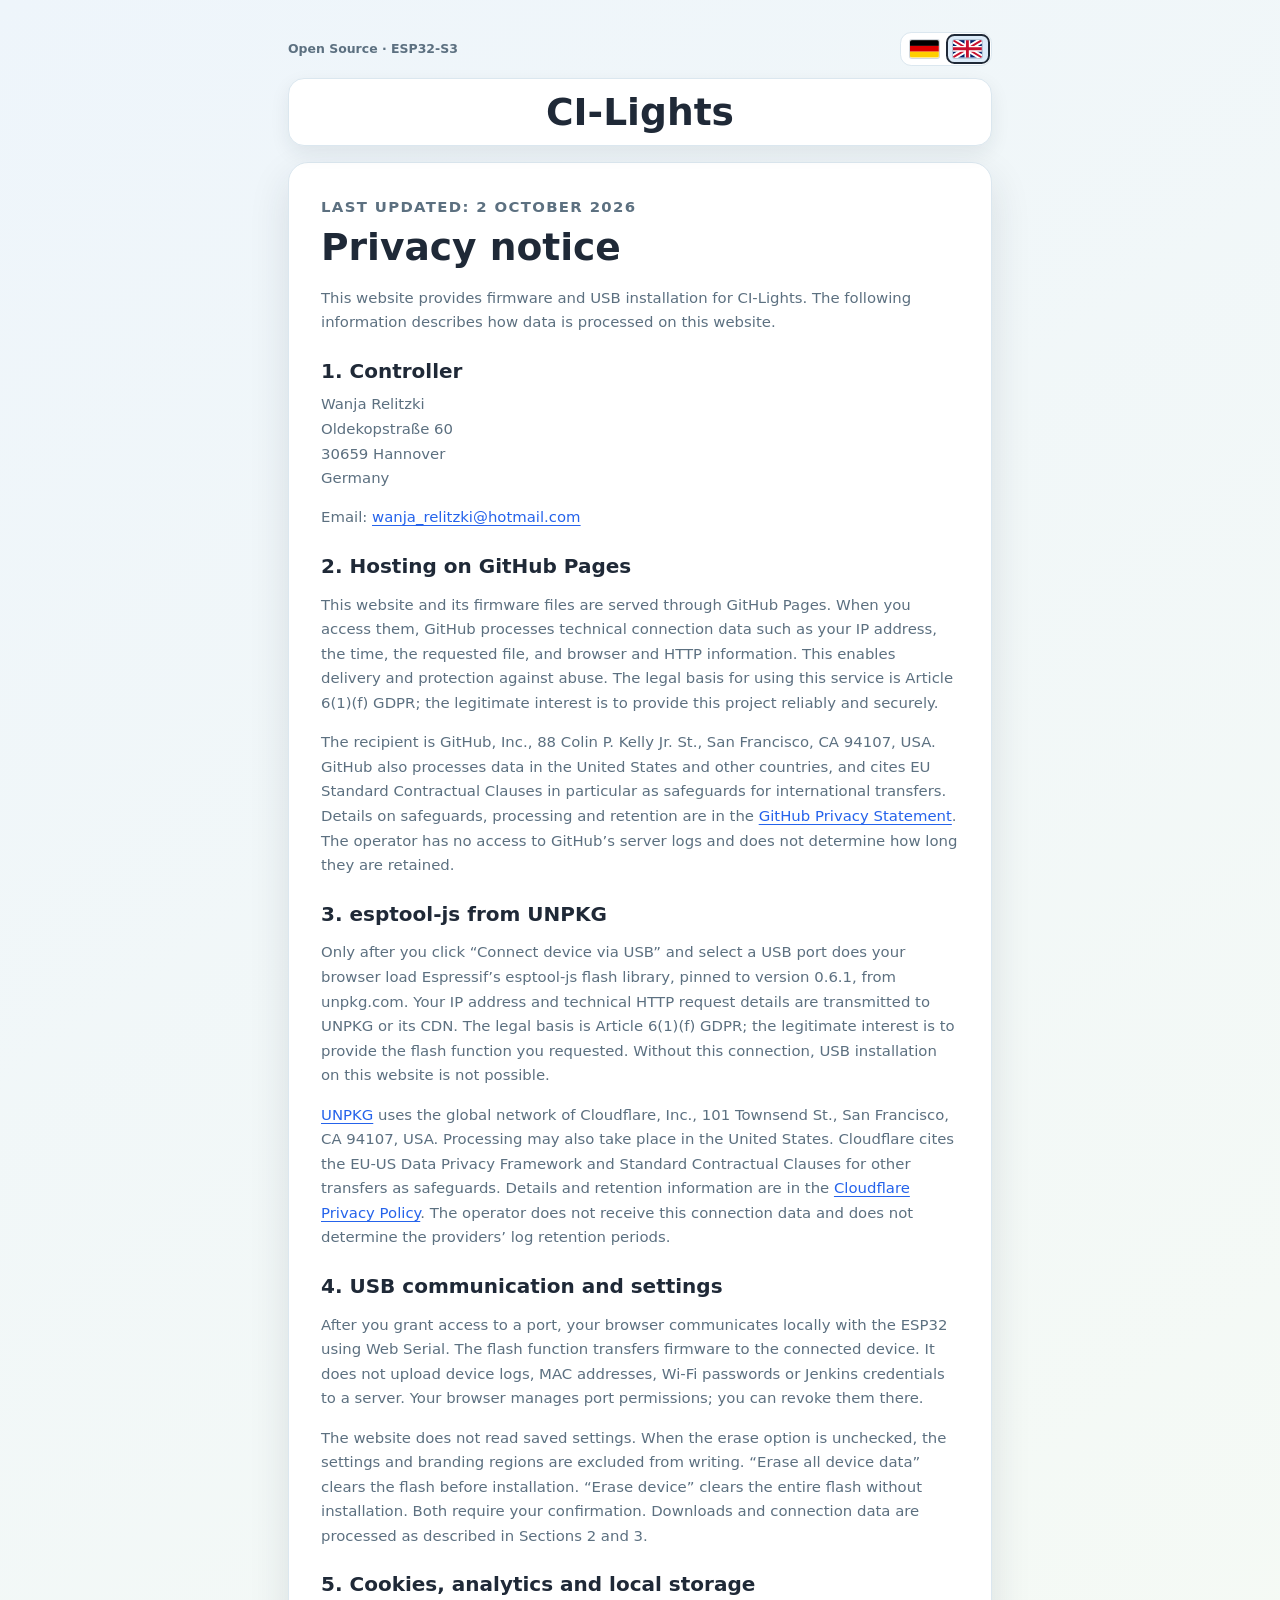
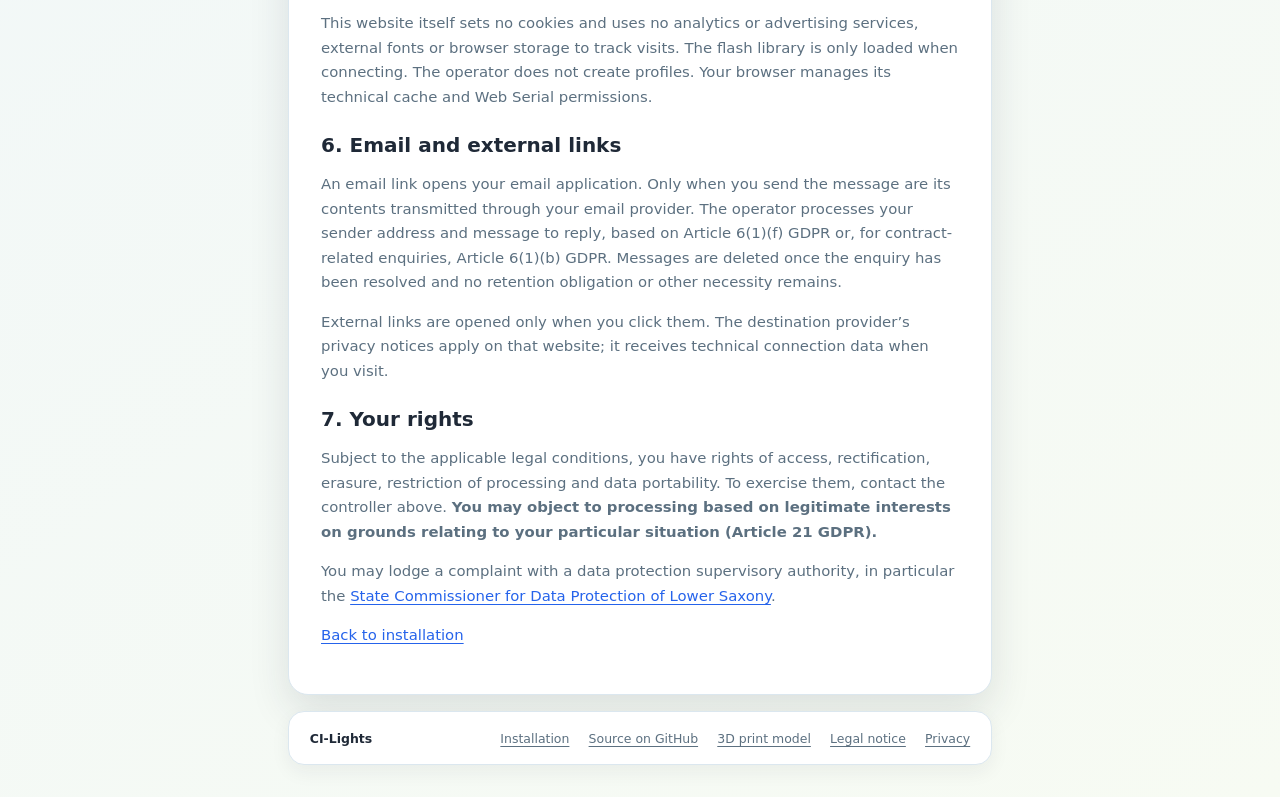
<file: web-flasher/datenschutz.html>
<!doctype html>
<html lang="en">
<head>
  <meta charset="utf-8">
  <meta name="viewport" content="width=device-width,initial-scale=1">
  <meta name="referrer" content="no-referrer">
  <title data-i18n="privacyPageTitle">Privacy notice · CI-Lights</title>
  <link rel="stylesheet" href="styles.css">
  <script type="module" src="language-init.js"></script>
</head>
<body>
  <main>
    <header class="brand"><a href="index.html">CI-Lights</a><div class="header-tools"><span class="project-tag">Open Source · ESP32-S3</span><div class="language-switch" role="group" aria-label="Language" data-i18n-aria-label="languageLabel"><button type="button" data-language="de" aria-label="German" title="German" data-i18n-aria-label="germanLanguage" data-i18n-title="germanLanguage" aria-pressed="false" disabled><svg class="flag" viewBox="0 0 60 36" aria-hidden="true"><rect width="60" height="12" fill="#000"/><rect y="12" width="60" height="12" fill="#dd0000"/><rect y="24" width="60" height="12" fill="#ffce00"/></svg></button><button type="button" data-language="en" aria-label="English" title="English" data-i18n-aria-label="englishLanguage" data-i18n-title="englishLanguage" aria-pressed="true" disabled><svg class="flag" viewBox="0 0 60 36" aria-hidden="true"><rect width="60" height="36" fill="#012169"/><path d="M0 0L60 36M60 0L0 36" stroke="#fff" stroke-width="12"/><path d="M0 0L60 36M60 0L0 36" stroke="#c8102e" stroke-width="4"/><path d="M30 0V36M0 18H60" stroke="#fff" stroke-width="12"/><path d="M30 0V36M0 18H60" stroke="#c8102e" stroke-width="6"/></svg></button></div></div></header>
    <article class="legal">
      <p class="eyebrow" data-i18n="privacy0">Last updated: 2 October 2026</p>
      <h1 data-i18n="privacy1">Privacy notice</h1>
      <p data-i18n="privacy2">This website provides firmware and USB installation for CI-Lights. The following information describes how data is processed on this website.</p>
      <h2 data-i18n="privacy3">1. Controller</h2>
      <address data-i18n-html="privacy4">Wanja Relitzki<br>Oldekopstraße 60<br>30659 Hannover<br>Germany</address>
      <p data-i18n-html="privacy5">Email: <a href="mailto:wanja_relitzki@hotmail.com">wanja_relitzki@hotmail.com</a></p>
      <h2 data-i18n="privacy6">2. Hosting on GitHub Pages</h2>
      <p data-i18n="privacy7">This website and its firmware files are served through GitHub Pages. When you access them, GitHub processes technical connection data such as your IP address, the time, the requested file, and browser and HTTP information. This enables delivery and protection against abuse. The legal basis for using this service is Article 6(1)(f) GDPR; the legitimate interest is to provide this project reliably and securely.</p>
      <p data-i18n-html="privacy8">The recipient is GitHub, Inc., 88 Colin P. Kelly Jr. St., San Francisco, CA 94107, USA. GitHub also processes data in the United States and other countries, and cites EU Standard Contractual Clauses in particular as safeguards for international transfers. Details on safeguards, processing and retention are in the <a href="https://docs.github.com/en/site-policy/privacy-policies/github-general-privacy-statement">GitHub Privacy Statement</a>. The operator has no access to GitHub’s server logs and does not determine how long they are retained.</p>
      <h2 data-i18n="privacy9">3. esptool-js from UNPKG</h2>
      <p data-i18n="privacy10">Only after you click “Connect device via USB” and select a USB port does your browser load Espressif’s esptool-js flash library, pinned to version 0.6.1, from unpkg.com. Your IP address and technical HTTP request details are transmitted to UNPKG or its CDN. The legal basis is Article 6(1)(f) GDPR; the legitimate interest is to provide the flash function you requested. Without this connection, USB installation on this website is not possible.</p>
      <p data-i18n-html="privacy11"><a href="https://unpkg.com/">UNPKG</a> uses the global network of Cloudflare, Inc., 101 Townsend St., San Francisco, CA 94107, USA. Processing may also take place in the United States. Cloudflare cites the EU-US Data Privacy Framework and Standard Contractual Clauses for other transfers as safeguards. Details and retention information are in the <a href="https://www.cloudflare.com/privacypolicy/">Cloudflare Privacy Policy</a>. The operator does not receive this connection data and does not determine the providers’ log retention periods.</p>
      <h2 data-i18n="privacy12">4. USB communication and settings</h2>
      <p data-i18n="privacy13">After you grant access to a port, your browser communicates locally with the ESP32 using Web Serial. The flash function transfers firmware to the connected device. It does not upload device logs, MAC addresses, Wi-Fi passwords or Jenkins credentials to a server. Your browser manages port permissions; you can revoke them there.</p>
      <p data-i18n="privacy14">The website does not read saved settings. When the erase option is unchecked, the settings and branding regions are excluded from writing. “Erase all device data” clears the flash before installation. “Erase device” clears the entire flash without installation. Both require your confirmation. Downloads and connection data are processed as described in Sections 2 and 3.</p>
      <h2 data-i18n="privacy15">5. Cookies, analytics and local storage</h2>
      <p data-i18n="privacy16">This website itself sets no cookies and uses no analytics or advertising services, external fonts or browser storage to track visits. The flash library is only loaded when connecting. The operator does not create profiles. Your browser manages its technical cache and Web Serial permissions.</p>
      <h2 data-i18n="privacy17">6. Email and external links</h2>
      <p data-i18n="privacy18">An email link opens your email application. Only when you send the message are its contents transmitted through your email provider. The operator processes your sender address and message to reply, based on Article 6(1)(f) GDPR or, for contract-related enquiries, Article 6(1)(b) GDPR. Messages are deleted once the enquiry has been resolved and no retention obligation or other necessity remains.</p>
      <p data-i18n="privacy19">External links are opened only when you click them. The destination provider’s privacy notices apply on that website; it receives technical connection data when you visit.</p>
      <h2 data-i18n="privacy20">7. Your rights</h2>
      <p data-i18n-html="privacy21">Subject to the applicable legal conditions, you have rights of access, rectification, erasure, restriction of processing and data portability. To exercise them, contact the controller above. <strong>You may object to processing based on legitimate interests on grounds relating to your particular situation (Article 21 GDPR).</strong></p>
      <p data-i18n-html="privacy22">You may lodge a complaint with a data protection supervisory authority, in particular the <a href="https://www.lfd.niedersachsen.de/">State Commissioner for Data Protection of Lower Saxony</a>.</p>
      <p data-i18n-html="privacy23"><a href="index.html">Back to installation</a></p>
    </article>
    <footer><span>CI-Lights</span><a href="index.html" data-i18n="installLink">Installation</a><a href="https://github.com/WR-Design-Dev/CI-Lights" data-i18n="sourceLink">Source on GitHub</a><a href="https://makerworld.com/de/models/3352315-ci-lights" target="_blank" rel="noopener noreferrer" data-i18n="modelFooter">3D print model</a><a href="impressum.html" data-i18n="legalLink">Legal notice</a><a href="datenschutz.html" aria-current="page" data-i18n="privacyLink">Privacy</a></footer>
  </main>
</body>
</html>
</file>
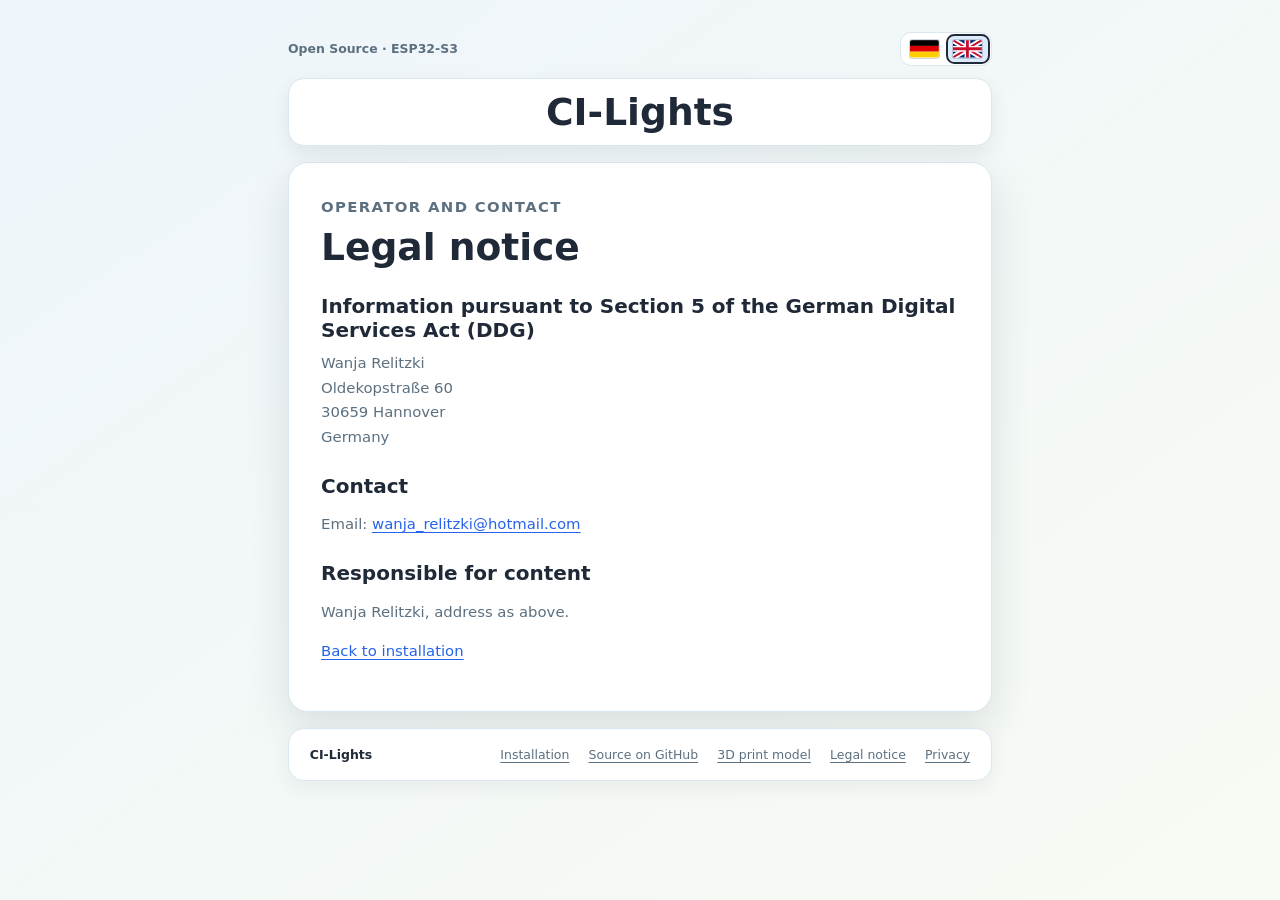
<file: web-flasher/impressum.html>
<!doctype html>
<html lang="en">
<head>
  <meta charset="utf-8">
  <meta name="viewport" content="width=device-width,initial-scale=1">
  <meta name="referrer" content="no-referrer">
  <title data-i18n="legalPageTitle">Legal notice · CI-Lights</title>
  <link rel="stylesheet" href="styles.css">
  <script type="module" src="language-init.js"></script>
</head>
<body>
  <main>
    <header class="brand"><a href="index.html">CI-Lights</a><div class="header-tools"><span class="project-tag">Open Source · ESP32-S3</span><div class="language-switch" role="group" aria-label="Language" data-i18n-aria-label="languageLabel"><button type="button" data-language="de" aria-label="German" title="German" data-i18n-aria-label="germanLanguage" data-i18n-title="germanLanguage" aria-pressed="false" disabled><svg class="flag" viewBox="0 0 60 36" aria-hidden="true"><rect width="60" height="12" fill="#000"/><rect y="12" width="60" height="12" fill="#dd0000"/><rect y="24" width="60" height="12" fill="#ffce00"/></svg></button><button type="button" data-language="en" aria-label="English" title="English" data-i18n-aria-label="englishLanguage" data-i18n-title="englishLanguage" aria-pressed="true" disabled><svg class="flag" viewBox="0 0 60 36" aria-hidden="true"><rect width="60" height="36" fill="#012169"/><path d="M0 0L60 36M60 0L0 36" stroke="#fff" stroke-width="12"/><path d="M0 0L60 36M60 0L0 36" stroke="#c8102e" stroke-width="4"/><path d="M30 0V36M0 18H60" stroke="#fff" stroke-width="12"/><path d="M30 0V36M0 18H60" stroke="#c8102e" stroke-width="6"/></svg></button></div></div></header>
    <article class="legal">
      <p class="eyebrow" data-i18n="legal0">Operator and contact</p>
      <h1 data-i18n="legal1">Legal notice</h1>
      <h2 data-i18n="legal2">Information pursuant to Section 5 of the German Digital Services Act (DDG)</h2>
      <address data-i18n-html="legal3">Wanja Relitzki<br>Oldekopstraße 60<br>30659 Hannover<br>Germany</address>
      <h2 data-i18n="legal4">Contact</h2>
      <p data-i18n-html="legal5">Email: <a href="mailto:wanja_relitzki@hotmail.com">wanja_relitzki@hotmail.com</a></p>
      <h2 data-i18n="legal6">Responsible for content</h2>
      <p data-i18n="legal7">Wanja Relitzki, address as above.</p>
      <p data-i18n-html="legal8"><a href="index.html">Back to installation</a></p>
    </article>
    <footer><span>CI-Lights</span><a href="index.html" data-i18n="installLink">Installation</a><a href="https://github.com/WR-Design-Dev/CI-Lights" data-i18n="sourceLink">Source on GitHub</a><a href="https://makerworld.com/de/models/3352315-ci-lights" target="_blank" rel="noopener noreferrer" data-i18n="modelFooter">3D print model</a><a href="impressum.html" aria-current="page" data-i18n="legalLink">Legal notice</a><a href="datenschutz.html" data-i18n="privacyLink">Privacy</a></footer>
  </main>
</body>
</html>
</file>
<file: web-flasher/styles.css>
/* Colours, typography and controls follow the CI-Lights administration UI. */
:root {
  color-scheme: light;
  --navy: #1f2937;
  --blue: #2563eb;
  --green: #16a34a;
  --ink: #102a43;
  --muted: #5c7080;
  --surface: #fff;
  --line: #dbe7ef;
}
* { box-sizing: border-box; }
body {
  margin: 0;
  min-height: 100vh;
  background: linear-gradient(145deg, #eef5fb, #f7fbf3);
  color: var(--ink);
  font-family: system-ui, -apple-system, BlinkMacSystemFont, "Segoe UI", sans-serif;
}
main { position: relative; max-width: 48rem; margin: auto; padding: clamp(1rem, 4vw, 2rem); }
a { color: var(--blue); text-underline-offset: .2rem; }
button, a { -webkit-tap-highlight-color: transparent; }
button {
  min-height: 2.8rem;
  border: 0;
  border-radius: .7rem;
  background: var(--navy);
  color: #fff;
  padding: .75rem 1rem;
  font: inherit;
  font-size: .96rem;
  font-weight: 700;
  box-shadow: 0 .35rem .8rem rgba(31, 41, 55, .18);
  cursor: pointer;
}
button:active { transform: translateY(1px); }
button:disabled { cursor: not-allowed; opacity: .48; }
button:focus-visible, a:focus-visible { outline: 3px solid #b9d7fa; outline-offset: 3px; }
.brand { display: flex; flex-direction: column; margin: 0 0 1rem; gap: .75rem; }
.brand > a {
  display: block;
  padding: .7rem 1rem;
  border: 1px solid var(--line);
  border-radius: 1rem;
  background: #fff;
  color: var(--navy);
  font-size: clamp(1.7rem, 7vw, 2.35rem);
  font-weight: 800;
  text-align: center;
  text-decoration: none;
  box-shadow: 0 .45rem 1.2rem rgba(31, 41, 55, .08);
}
.header-tools { order: -1; display: flex; align-items: center; justify-content: space-between; gap: 1rem; }
.project-tag { color: var(--muted); font-size: .78rem; font-weight: 650; }
/* Same flag sizing, spacing and active outline as the administration switch. */
.language-switch { display: flex; align-items: center; gap: .2rem; width: max-content; margin-left: auto; padding: .2rem; border: 1px solid #dbe7ef; border-radius: .7rem; background: #fff; }
.language-switch button { width: auto; min-height: 0; margin: 0; padding: .25rem .35rem; border-radius: .4rem; background: transparent; box-shadow: none; line-height: 1; }
.language-switch .flag { display: block; width: 1.8rem; height: 1.1rem; border-radius: .12rem; box-shadow: 0 0 0 1px rgba(16, 42, 67, .18); }
.language-switch button[aria-pressed="true"] { background: #dcebf9; outline: 2px solid var(--navy); }
.language-switch button:focus-visible { outline: 3px solid var(--blue); outline-offset: 2px; }
.hero, .install-card, .legal {
  background: var(--surface);
  border: 1px solid var(--line);
  border-radius: 1.25rem;
  padding: clamp(1.25rem, 5vw, 2rem);
  box-shadow: 0 1rem 2.5rem rgba(31, 41, 55, .12);
}
.hero { display: grid; grid-template-columns: minmax(0, 1fr) 5.4rem; gap: 1.15rem; align-items: stretch; }
.intro { min-width: 0; }
.eyebrow { margin: 0; color: var(--blue); font-size: .78rem; font-weight: 800; letter-spacing: .09em; text-transform: uppercase; }
h1 { margin: .3rem 0 1rem; color: var(--navy); font-size: clamp(1.7rem, 7vw, 2.35rem); line-height: 1.2; }
h2 { margin: 0 0 .5rem; color: var(--navy); font-size: 1.25rem; }
h3 { margin: 0 0 .6rem; color: var(--navy); font-size: .95rem; }
p { line-height: 1.55; }
.lead { margin: 0 0 1rem; color: var(--muted); font-size: .93rem; }
.device-tag { display: inline-block; padding: .5rem .7rem; border: 1px solid #d3e2ee; border-radius: .7rem; background: #f4f8fb; color: var(--navy); font-size: .75rem; font-weight: 700; }
.traffic-light { display: flex; min-height: 100%; flex-direction: column; align-items: center; filter: drop-shadow(0 .35rem .55rem rgba(31, 41, 55, .18)); }
.traffic-light-top { display: block; width: 100%; height: auto; aspect-ratio: 128 / 252; flex: 0 0 auto; margin-bottom: -.55rem; position: relative; z-index: 1; pointer-events: none; }
.traffic-light-middle { width: 1.15rem; min-height: 1rem; flex: 1 1 auto; background: linear-gradient(90deg, #1f2937 0, #1f2937 34%, #2563eb 34%, #2563eb 55%, #1f2937 55%); }
.traffic-light-base { width: 100%; height: 1rem; flex: 0 0 auto; background: linear-gradient(145deg, #374151, #111827); clip-path: polygon(10% 0, 90% 0, 100% 100%, 0 100%); }
.install-card { margin-top: 1rem; }
.install-card .eyebrow { margin-bottom: .35rem; }
.install-card p:not(.eyebrow) { color: var(--muted); font-size: .93rem; }
.install-card > div:first-child > p:last-child { margin-bottom: 0; }
.install-action { margin-top: 1.4rem; padding-top: 1.4rem; border-top: 1px solid var(--line); }
.version { margin: 0 0 1rem; }
.version strong { color: var(--navy); font-weight: 800; }
.install-button { display: flex; width: 100%; align-items: center; justify-content: space-between; gap: 1rem; }
.install-button:hover:not(:disabled) { background: #374151; }
.erase-option { display: flex; align-items: flex-start; gap: .6rem; margin: 1rem 0 .4rem; color: var(--navy); font-size: .9rem; font-weight: 700; }
.erase-option input { margin: .2rem 0 0; accent-color: var(--blue); }
.erase-option input:focus-visible { outline: 3px solid #b9d7fa; outline-offset: 2px; }
.install-card .erase-help { margin: .4rem 0 1rem; font-size: .85rem !important; }
.secondary-button { margin: .75rem .4rem 0 0; background: #e8f1f8; color: var(--navy); box-shadow: none; }
.secondary-button:hover:not(:disabled) { background: #d6e9fb; }
.danger-button { background: #a11227; color: #fff; }
.danger-button:hover:not(:disabled) { background: #870e20; }
progress { width: 100%; margin-top: 1rem; accent-color: var(--blue); }
.install-card .status {
  margin: 1rem 0 .5rem;
  padding: .85rem 1rem;
  border: 1px solid #c7d9e8;
  border-left: .35rem solid var(--blue);
  border-radius: .55rem;
  background: #f2f8fd;
  white-space: pre-wrap;
  color: var(--navy) !important;
  font-size: .9rem !important;
  font-weight: 650;
}
.install-card .status[data-error="true"] { border-color: #f1b7be; border-left-color: #c6283b; background: #fff0f1; color: #a11227 !important; }
.install-card .privacy-note { font-size: .8rem !important; }
.install-action > a { font-size: .85rem; }
.steps { display: grid; grid-template-columns: repeat(3, minmax(0, 1fr)); gap: .8rem; margin: 1rem 0; }
.steps article { min-width: 0; padding: 1rem; border: 1px solid var(--line); border-radius: .75rem; background: #f5f9fc; }
.step-number { display: block; margin-bottom: .6rem; color: var(--blue); font-size: .78rem; font-weight: 800; }
.steps p { margin: 0; color: var(--muted); font-size: .85rem; }
.next-update { display: flex; align-items: flex-start; gap: .8rem; padding: 1rem; border-left: .3rem solid var(--green); border-radius: .4rem; background: #f1f9e7; }
.next-update p { margin: .4rem 0 0; color: var(--muted); font-size: .9rem; }
.update-icon { color: var(--green); flex: 0 0 2rem; font-size: 2rem; line-height: 1; }
.data-note { margin: 1rem 0; padding: 1rem; border: 1px solid var(--line); border-radius: .75rem; background: #f4f8fb; color: var(--muted); font-size: .85rem; }
footer { display: flex; flex-wrap: wrap; align-items: center; gap: .8rem 1.2rem; margin-top: 1rem; padding: 1.15rem 1.3rem; border: 1px solid var(--line); border-radius: 1rem; background: #fff; color: var(--muted); font-size: .78rem; box-shadow: 0 .45rem 1.2rem rgba(31, 41, 55, .06); }
footer span { margin-right: auto; color: var(--navy); font-weight: 800; }
footer a { color: var(--muted); }
.legal h1 { overflow-wrap: anywhere; }
.legal h2 { margin: 1.5rem 0 .6rem; }
.legal p, .legal address { color: var(--muted); font-size: .93rem; line-height: 1.65; font-style: normal; }
.legal a { overflow-wrap: anywhere; }
[hidden] { display: none !important; }
@media (max-width: 600px) { .steps { grid-template-columns: 1fr; } }
@media (max-width: 430px) {
  main { padding: .75rem; }
  .hero, .install-card, .legal { padding: 1.1rem; border-radius: 1rem; }
  .hero { grid-template-columns: minmax(0, 1fr) 3.3rem; gap: .75rem; }
  .device-tag { font-size: .67rem; }
  .next-update { padding: .85rem; }
  footer { gap: .7rem 1rem; padding: 1rem; }
}
/* Firmware variant and permanent-protection acknowledgement. */
.profile-label { display: block; margin-top: 1rem; font-weight: 600; }
#firmware-profile { width: 100%; max-width: 100%; margin: .5rem 0; padding: .75rem; border: 1px solid #d6d3d1; border-radius: .5rem; background: white; color: #1c1917; font: inherit; }
.security-explanation-link { display: block; margin-bottom: 1rem; }
#secure-confirmation { align-items: flex-start; margin: 1rem 0; line-height: 1.5; }
.security-info { margin: 1rem 0; padding: 1.3rem; border: 1px solid var(--line); border-radius: 1rem; background: #fff; scroll-margin-top: 1rem; }
.security-info h3 { margin-top: 1.3rem; }
.security-info p, .security-info li { color: var(--muted); font-size: .93rem; line-height: 1.65; }
.security-info ul { padding-left: 1.3rem; }
.security-info li + li { margin-top: .65rem; }
.security-info strong { color: var(--navy); }
.security-permanent { margin-top: 1.2rem; padding: 1rem; border-left: .3rem solid #a11227; border-radius: .4rem; background: #fff0f1; }
.security-permanent h3 { margin-top: 0; color: #a11227; }
.security-permanent p:last-child { margin-bottom: 0; }
.security-info .security-limit { font-size: .85rem; }
.security-info .security-test-status { padding: .75rem; border: 1px solid #e1bf66; border-radius: .4rem; background: #fff9e8; color: #634a0d; }
</file>
